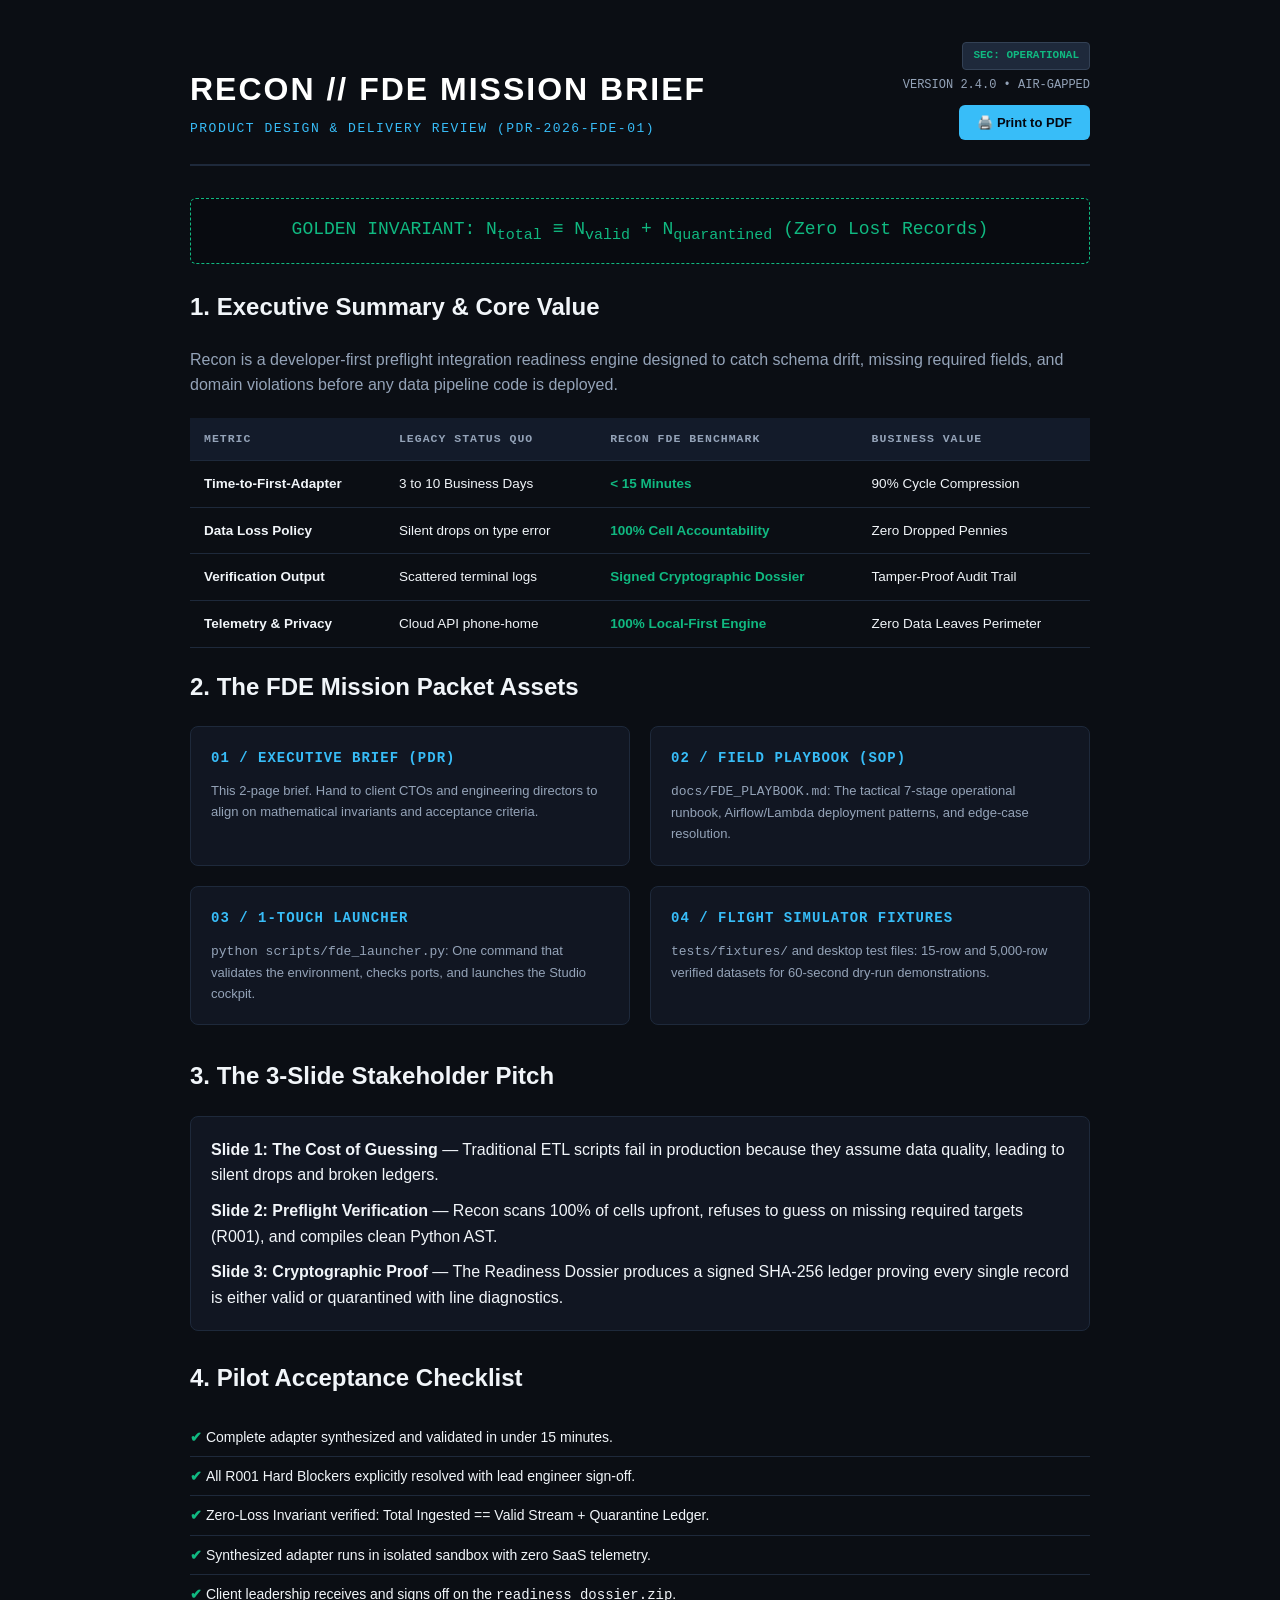
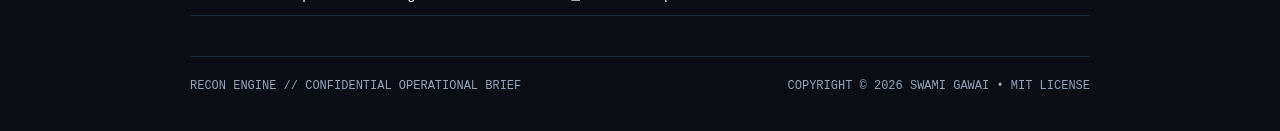
<file: docs/assets/fde_pdr_brief.html>
<!DOCTYPE html>
<html lang="en">
<head>
  <meta charset="UTF-8">
  <title>RECON // FDE Product Delivery Review (PDR-2026-FDE-01)</title>
  <style>
    :root {
      --bg: #0B0E14;
      --card-bg: #111622;
      --border: #1E293B;
      --text-main: #F1F5F9;
      --text-muted: #94A3B8;
      --accent-cyan: #38BDF8;
      --accent-green: #10B981;
      --accent-indigo: #818CF8;
      --accent-amber: #F59E0B;
    }
    @media print {
      body { background: #FFFFFF !important; color: #0F172A !important; }
      .card { border: 1px solid #CBD5E1 !important; background: #F8FAFC !important; }
      .no-print { display: none !important; }
      @page { margin: 1.5cm; size: A4 portrait; }
    }
    body {
      margin: 0;
      padding: 40px;
      background: var(--bg);
      color: var(--text-main);
      font-family: -apple-system, BlinkMacSystemFont, "Segoe UI", Roboto, Helvetica, Arial, sans-serif;
      line-height: 1.6;
    }
    .container {
      max-width: 900px;
      margin: 0 auto;
    }
    .header {
      border-bottom: 2px solid var(--border);
      padding-bottom: 24px;
      margin-bottom: 32px;
      display: flex;
      justify-content: space-between;
      align-items: flex-end;
    }
    .brand-title {
      font-size: 32px;
      font-weight: 900;
      letter-spacing: 2px;
      margin: 0;
      color: #FFFFFF;
    }
    .brand-sub {
      font-family: monospace;
      font-size: 13px;
      color: var(--accent-cyan);
      letter-spacing: 1.5px;
      margin-top: 4px;
    }
    .badge {
      display: inline-block;
      padding: 4px 10px;
      border-radius: 4px;
      font-size: 11px;
      font-weight: 700;
      font-family: monospace;
      background: #1E293B;
      color: var(--accent-green);
      border: 1px solid #334155;
    }
    .grid {
      display: grid;
      grid-template-columns: repeat(2, 1fr);
      gap: 20px;
      margin-bottom: 32px;
    }
    .card {
      background: var(--card-bg);
      border: 1px solid var(--border);
      border-radius: 8px;
      padding: 20px;
    }
    .card-title {
      font-size: 14px;
      font-weight: 700;
      font-family: monospace;
      color: var(--accent-cyan);
      margin-top: 0;
      margin-bottom: 12px;
      letter-spacing: 1px;
    }
    table {
      width: 100%;
      border-collapse: collapse;
      margin: 20px 0;
      font-size: 13.5px;
    }
    th, td {
      padding: 12px 14px;
      text-align: left;
      border-bottom: 1px solid var(--border);
    }
    th {
      background: #131B2A;
      color: var(--text-muted);
      font-family: monospace;
      font-size: 11.5px;
      letter-spacing: 1px;
    }
    .highlight {
      color: var(--accent-green);
      font-weight: 700;
    }
    .formula-box {
      background: #080B10;
      border: 1px dashed var(--accent-green);
      border-radius: 6px;
      padding: 16px;
      text-align: center;
      font-family: monospace;
      font-size: 18px;
      color: var(--accent-green);
      margin: 24px 0;
    }
    .print-btn {
      background: var(--accent-cyan);
      color: #040812;
      border: none;
      padding: 10px 18px;
      border-radius: 6px;
      font-weight: 700;
      cursor: pointer;
      font-size: 13px;
    }
    .checklist {
      list-style: none;
      padding-left: 0;
    }
    .checklist li {
      padding: 8px 0;
      border-bottom: 1px solid #1E293B;
      font-size: 14px;
    }
    .checklist li::before {
      content: "✔ ";
      color: var(--accent-green);
      font-weight: bold;
    }
  </style>
</head>
<body>
  <div class="container">
    <div class="header">
      <div>
        <h1 class="brand-title">RECON // FDE MISSION BRIEF</h1>
        <div class="brand-sub">PRODUCT DESIGN & DELIVERY REVIEW (PDR-2026-FDE-01)</div>
      </div>
      <div style="text-align: right;">
        <span class="badge">SEC: OPERATIONAL</span>
        <div style="font-size: 12px; color: var(--text-muted); margin-top: 6px; font-family: monospace;">VERSION 2.4.0 • AIR-GAPPED</div>
        <div class="no-print" style="margin-top: 10px;">
          <button class="print-btn" onclick="window.print()">🖨️ Print to PDF</button>
        </div>
      </div>
    </div>

    <div class="formula-box">
      GOLDEN INVARIANT: N<sub>total</sub> ≡ N<sub>valid</sub> + N<sub>quarantined</sub> (Zero Lost Records)
    </div>

    <h2>1. Executive Summary &amp; Core Value</h2>
    <p style="color: var(--text-muted);">
      Recon is a developer-first preflight integration readiness engine designed to catch schema drift, missing required fields, and domain violations before any data pipeline code is deployed.
    </p>

    <table>
      <thead>
        <tr>
          <th>METRIC</th>
          <th>LEGACY STATUS QUO</th>
          <th>RECON FDE BENCHMARK</th>
          <th>BUSINESS VALUE</th>
        </tr>
      </thead>
      <tbody>
        <tr>
          <td><strong>Time-to-First-Adapter</strong></td>
          <td>3 to 10 Business Days</td>
          <td class="highlight">&lt; 15 Minutes</td>
          <td>90% Cycle Compression</td>
        </tr>
        <tr>
          <td><strong>Data Loss Policy</strong></td>
          <td>Silent drops on type error</td>
          <td class="highlight">100% Cell Accountability</td>
          <td>Zero Dropped Pennies</td>
        </tr>
        <tr>
          <td><strong>Verification Output</strong></td>
          <td>Scattered terminal logs</td>
          <td class="highlight">Signed Cryptographic Dossier</td>
          <td>Tamper-Proof Audit Trail</td>
        </tr>
        <tr>
          <td><strong>Telemetry &amp; Privacy</strong></td>
          <td>Cloud API phone-home</td>
          <td class="highlight">100% Local-First Engine</td>
          <td>Zero Data Leaves Perimeter</td>
        </tr>
      </tbody>
    </table>

    <h2>2. The FDE Mission Packet Assets</h2>
    <div class="grid">
      <div class="card">
        <div class="card-title">01 / EXECUTIVE BRIEF (PDR)</div>
        <p style="font-size: 13px; color: var(--text-muted); margin: 0;">
          This 2-page brief. Hand to client CTOs and engineering directors to align on mathematical invariants and acceptance criteria.
        </p>
      </div>
      <div class="card">
        <div class="card-title">02 / FIELD PLAYBOOK (SOP)</div>
        <p style="font-size: 13px; color: var(--text-muted); margin: 0;">
          <code>docs/FDE_PLAYBOOK.md</code>: The tactical 7-stage operational runbook, Airflow/Lambda deployment patterns, and edge-case resolution.
        </p>
      </div>
      <div class="card">
        <div class="card-title">03 / 1-TOUCH LAUNCHER</div>
        <p style="font-size: 13px; color: var(--text-muted); margin: 0;">
          <code>python scripts/fde_launcher.py</code>: One command that validates the environment, checks ports, and launches the Studio cockpit.
        </p>
      </div>
      <div class="card">
        <div class="card-title">04 / FLIGHT SIMULATOR FIXTURES</div>
        <p style="font-size: 13px; color: var(--text-muted); margin: 0;">
          <code>tests/fixtures/</code> and desktop test files: 15-row and 5,000-row verified datasets for 60-second dry-run demonstrations.
        </p>
      </div>
    </div>

    <h2>3. The 3-Slide Stakeholder Pitch</h2>
    <div class="card" style="margin-bottom: 28px;">
      <p style="margin: 0 0 10px 0;"><strong>Slide 1: The Cost of Guessing</strong> — Traditional ETL scripts fail in production because they assume data quality, leading to silent drops and broken ledgers.</p>
      <p style="margin: 0 0 10px 0;"><strong>Slide 2: Preflight Verification</strong> — Recon scans 100% of cells upfront, refuses to guess on missing required targets (R001), and compiles clean Python AST.</p>
      <p style="margin: 0;"><strong>Slide 3: Cryptographic Proof</strong> — The Readiness Dossier produces a signed SHA-256 ledger proving every single record is either valid or quarantined with line diagnostics.</p>
    </div>

    <h2>4. Pilot Acceptance Checklist</h2>
    <ul class="checklist">
      <li>Complete adapter synthesized and validated in under 15 minutes.</li>
      <li>All R001 Hard Blockers explicitly resolved with lead engineer sign-off.</li>
      <li>Zero-Loss Invariant verified: Total Ingested == Valid Stream + Quarantine Ledger.</li>
      <li>Synthesized adapter runs in isolated sandbox with zero SaaS telemetry.</li>
      <li>Client leadership receives and signs off on the <code>readiness_dossier.zip</code>.</li>
    </ul>

    <div style="margin-top: 40px; padding-top: 20px; border-top: 1px solid var(--border); font-size: 12px; color: var(--text-muted); font-family: monospace; display: flex; justify-content: space-between;">
      <span>RECON ENGINE // CONFIDENTIAL OPERATIONAL BRIEF</span>
      <span>COPYRIGHT © 2026 SWAMI GAWAI • MIT LICENSE</span>
    </div>
  </div>
</body>
</html>
</file>
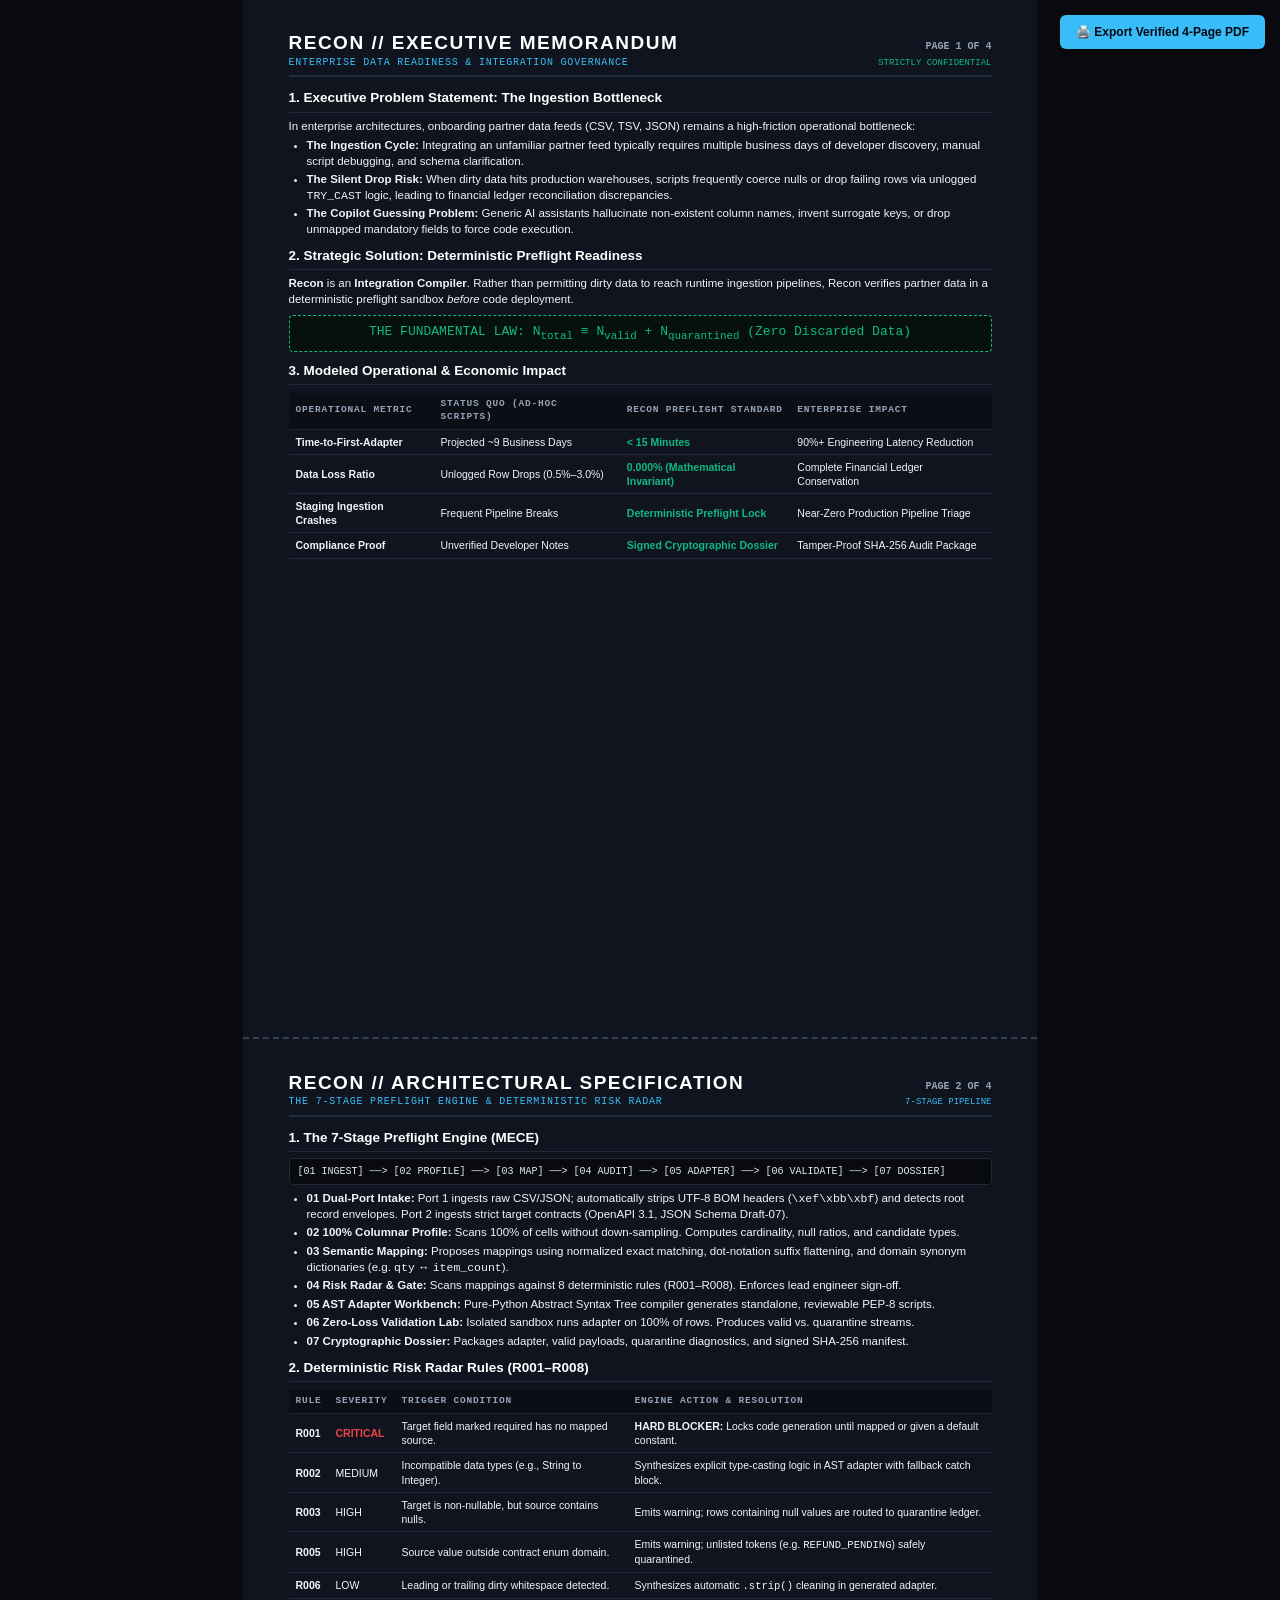
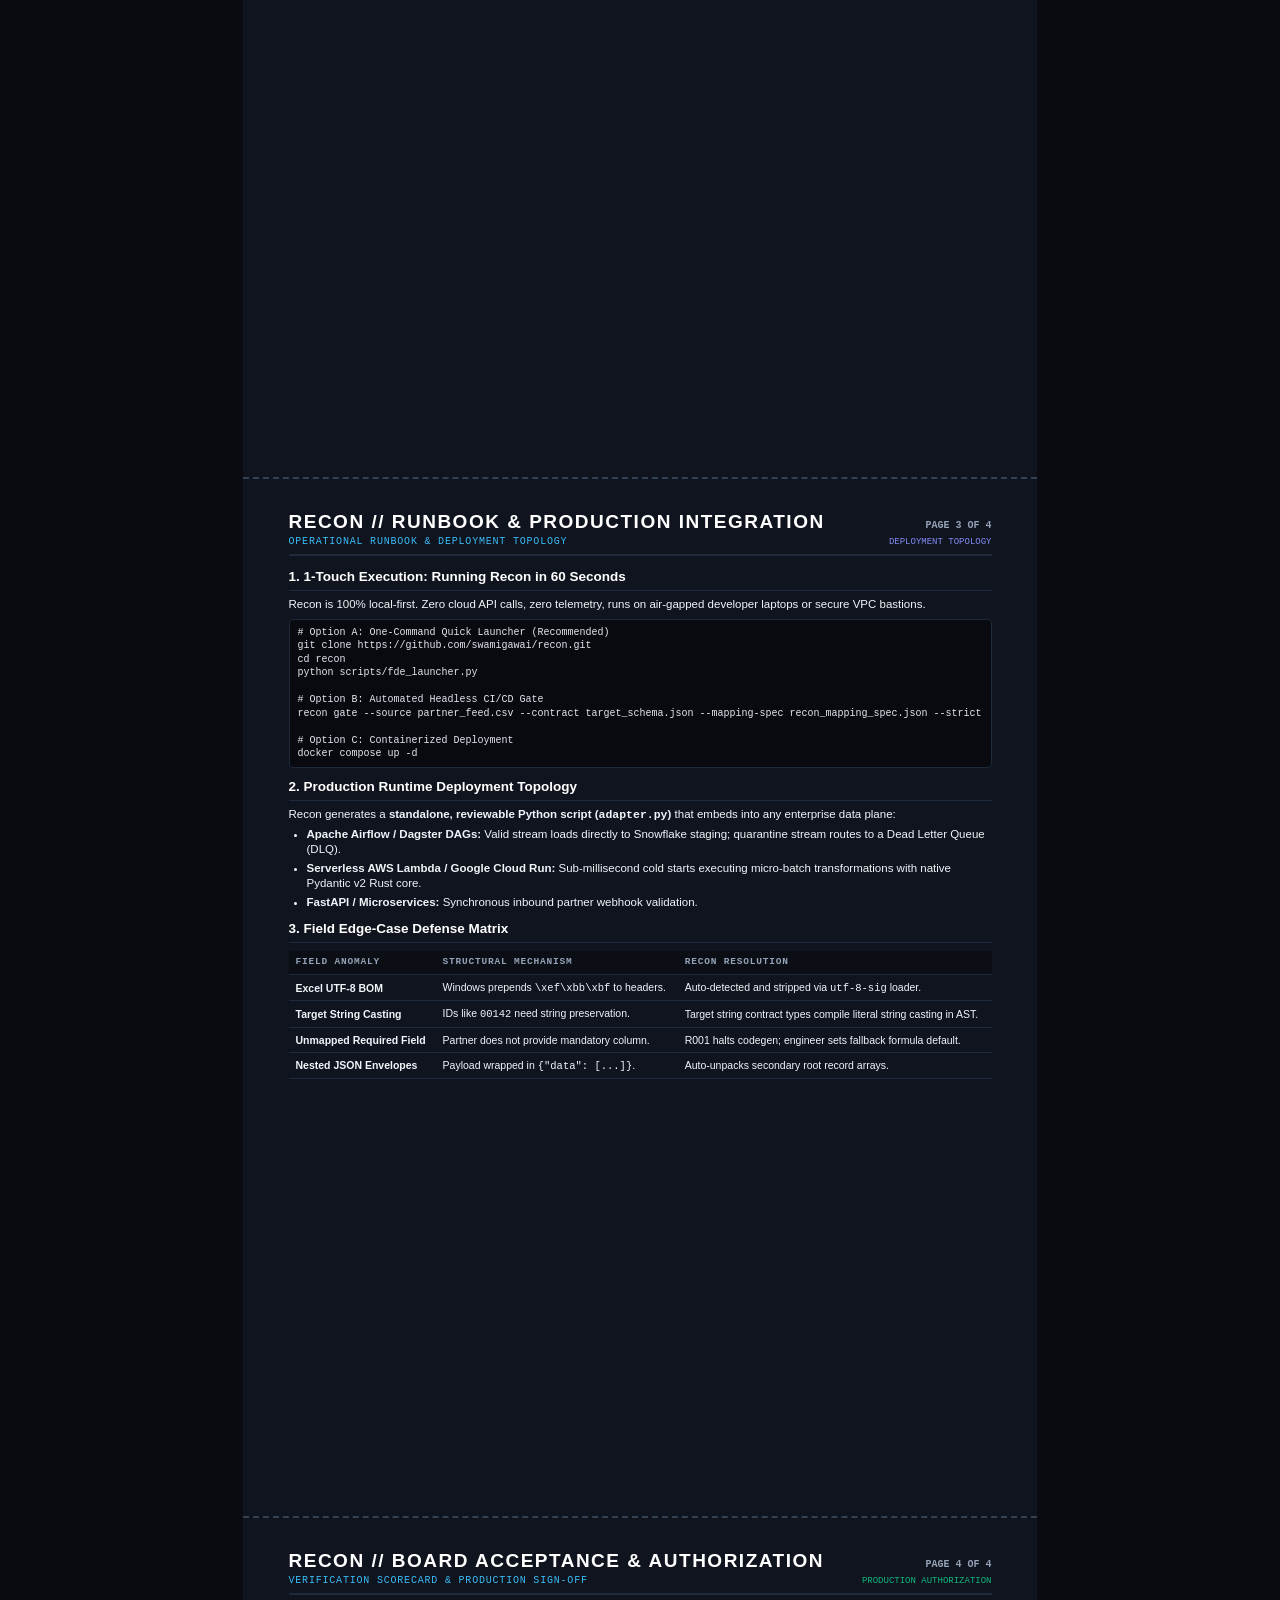
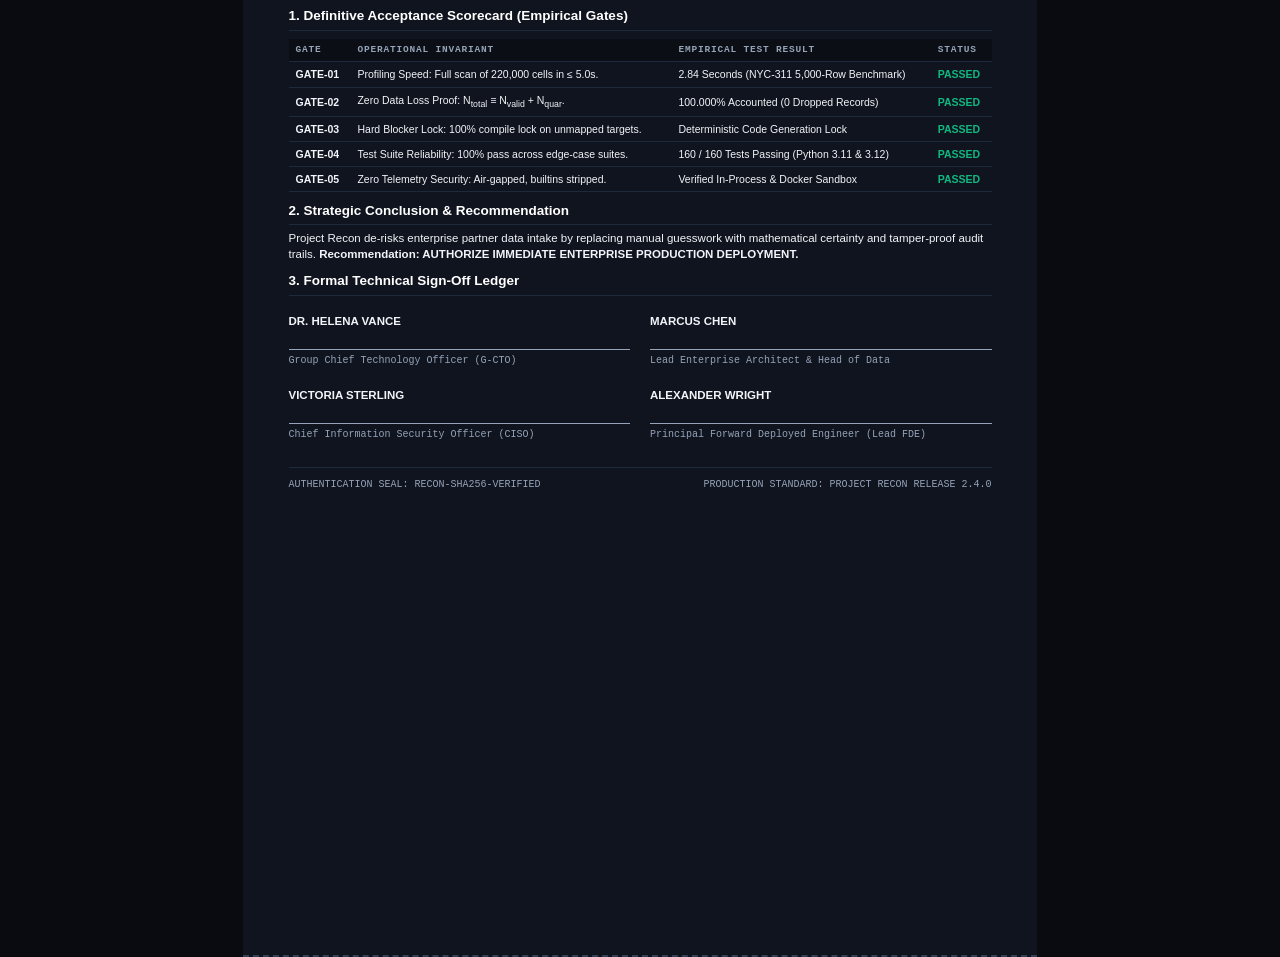
<file: docs/assets/recon_master_brief.html>
<!DOCTYPE html>
<html lang="en">
<head>
  <meta charset="UTF-8">
  <title>RECON // Executive Technical Memorandum (PDR-2026-FDE-01)</title>
  <style>
    :root {
      --bg: #090B10;
      --card-bg: #10141E;
      --border: #1E293B;
      --text: #F1F5F9;
      --text-muted: #94A3B8;
      --accent-cyan: #38BDF8;
      --accent-green: #10B981;
      --accent-indigo: #818CF8;
      --accent-amber: #F59E0B;
    }
    * { box-sizing: border-box; }
    body {
      margin: 0;
      padding: 0;
      background: var(--bg);
      color: var(--text);
      font-family: -apple-system, BlinkMacSystemFont, "Segoe UI", Roboto, Helvetica, Arial, sans-serif;
      line-height: 1.35;
      font-size: 11.5px;
    }
    @page {
      size: A4 portrait;
      margin: 10mm 12mm;
    }
    .page {
      width: 100%;
      max-width: 210mm;
      min-height: 275mm;
      padding: 8mm 12mm;
      margin: 0 auto;
      background: var(--card-bg);
      border-bottom: 2px dashed #334155;
      page-break-after: always;
      position: relative;
    }
    @media print {
      body { background: #FFFFFF !important; color: #0F172A !important; }
      .page {
        margin: 0 !important;
        padding: 0 !important;
        border: none !important;
        background: #FFFFFF !important;
        width: 100% !important;
        min-height: auto !important;
        page-break-after: always !important;
        break-after: page !important;
      }
      .no-print { display: none !important; }
      .card { border: 1px solid #CBD5E1 !important; background: #F8FAFC !important; }
      th { background: #F1F5F9 !important; color: #334155 !important; }
      td, th { border-bottom: 1px solid #E2E8F0 !important; }
      .formula-box { background: #F0FDF4 !important; border: 1px solid #16A34A !important; color: #15803D !important; }
      .code-block { background: #F8FAFC !important; color: #0F172A !important; border: 1px solid #CBD5E1 !important; }
    }
    .header-bar {
      border-bottom: 2px solid var(--border);
      padding-bottom: 6px;
      margin-bottom: 12px;
      display: flex;
      justify-content: space-between;
      align-items: flex-end;
    }
    .brand-title {
      font-size: 19px;
      font-weight: 900;
      letter-spacing: 1.5px;
      margin: 0;
      color: #FFFFFF;
    }
    .brand-sub {
      font-family: monospace;
      font-size: 10px;
      color: var(--accent-cyan);
      letter-spacing: 0.8px;
    }
    .page-tag {
      font-family: monospace;
      font-size: 10px;
      color: var(--text-muted);
      font-weight: 700;
    }
    h2 {
      font-size: 13.5px;
      font-weight: 800;
      border-bottom: 1px solid var(--border);
      padding-bottom: 4px;
      margin-top: 10px;
      margin-bottom: 6px;
      color: #FFFFFF;
    }
    p, ul { margin: 4px 0; }
    ul { padding-left: 18px; }
    li { margin-bottom: 3px; }
    table {
      width: 100%;
      border-collapse: collapse;
      margin: 8px 0;
      font-size: 10.5px;
    }
    th, td {
      padding: 5px 7px;
      text-align: left;
      border-bottom: 1px solid var(--border);
    }
    th {
      background: #0B0E14;
      color: var(--text-muted);
      font-family: monospace;
      font-size: 9.5px;
      letter-spacing: 0.8px;
    }
    .highlight { color: var(--accent-green); font-weight: 700; }
    .formula-box {
      background: #06110D;
      border: 1px dashed var(--accent-green);
      border-radius: 4px;
      padding: 7px;
      text-align: center;
      font-family: monospace;
      font-size: 13px;
      color: var(--accent-green);
      margin: 8px 0;
    }
    .code-block {
      background: #080A0F;
      border: 1px solid var(--border);
      border-radius: 4px;
      padding: 6px 8px;
      font-family: monospace;
      font-size: 10px;
      color: #E2E8F0;
      margin: 6px 0;
      white-space: pre-wrap;
    }
    .signature-grid {
      display: grid;
      grid-template-columns: 1fr 1fr;
      gap: 20px;
      margin-top: 18px;
    }
    .sig-line {
      border-top: 1px solid var(--text-muted);
      padding-top: 4px;
      font-size: 10px;
      color: var(--text-muted);
      font-family: monospace;
    }
    .print-float-btn {
      position: fixed;
      top: 15px;
      right: 15px;
      background: var(--accent-cyan);
      color: #040812;
      border: none;
      padding: 10px 16px;
      border-radius: 6px;
      font-weight: 800;
      cursor: pointer;
      font-size: 12px;
      z-index: 1000;
      box-shadow: 0 4px 10px rgba(0,0,0,0.5);
    }
  </style>
</head>
<body>

  <button class="print-float-btn no-print" onclick="window.print()">🖨️ Export Verified 4-Page PDF</button>

  <!-- ==================== PAGE 1 ==================== -->
  <div class="page">
    <div class="header-bar">
      <div>
        <h1 class="brand-title">RECON // EXECUTIVE MEMORANDUM</h1>
        <div class="brand-sub">ENTERPRISE DATA READINESS &amp; INTEGRATION GOVERNANCE</div>
      </div>
      <div style="text-align: right;">
        <span class="page-tag">PAGE 1 OF 4</span><br/>
        <span style="font-size: 9px; color: var(--accent-green); font-family: monospace;">STRICTLY CONFIDENTIAL</span>
      </div>
    </div>

    <h2>1. Executive Problem Statement: The Ingestion Bottleneck</h2>
    <p>In enterprise architectures, onboarding partner data feeds (CSV, TSV, JSON) remains a high-friction operational bottleneck:</p>
    <ul>
      <li><strong>The Ingestion Cycle:</strong> Integrating an unfamiliar partner feed typically requires multiple business days of developer discovery, manual script debugging, and schema clarification.</li>
      <li><strong>The Silent Drop Risk:</strong> When dirty data hits production warehouses, scripts frequently coerce nulls or drop failing rows via unlogged <code>TRY_CAST</code> logic, leading to financial ledger reconciliation discrepancies.</li>
      <li><strong>The Copilot Guessing Problem:</strong> Generic AI assistants hallucinate non-existent column names, invent surrogate keys, or drop unmapped mandatory fields to force code execution.</li>
    </ul>

    <h2>2. Strategic Solution: Deterministic Preflight Readiness</h2>
    <p><strong>Recon</strong> is an <strong>Integration Compiler</strong>. Rather than permitting dirty data to reach runtime ingestion pipelines, Recon verifies partner data in a deterministic preflight sandbox <em>before</em> code deployment.</p>

    <div class="formula-box">
      THE FUNDAMENTAL LAW: N<sub>total</sub> ≡ N<sub>valid</sub> + N<sub>quarantined</sub> (Zero Discarded Data)
    </div>

    <h2>3. Modeled Operational &amp; Economic Impact</h2>
    <table>
      <thead>
        <tr>
          <th>OPERATIONAL METRIC</th>
          <th>STATUS QUO (AD-HOC SCRIPTS)</th>
          <th>RECON PREFLIGHT STANDARD</th>
          <th>ENTERPRISE IMPACT</th>
        </tr>
      </thead>
      <tbody>
        <tr>
          <td><strong>Time-to-First-Adapter</strong></td>
          <td>Projected ~9 Business Days</td>
          <td class="highlight">&lt; 15 Minutes</td>
          <td>90%+ Engineering Latency Reduction</td>
        </tr>
        <tr>
          <td><strong>Data Loss Ratio</strong></td>
          <td>Unlogged Row Drops (0.5%–3.0%)</td>
          <td class="highlight">0.000% (Mathematical Invariant)</td>
          <td>Complete Financial Ledger Conservation</td>
        </tr>
        <tr>
          <td><strong>Staging Ingestion Crashes</strong></td>
          <td>Frequent Pipeline Breaks</td>
          <td class="highlight">Deterministic Preflight Lock</td>
          <td>Near-Zero Production Pipeline Triage</td>
        </tr>
        <tr>
          <td><strong>Compliance Proof</strong></td>
          <td>Unverified Developer Notes</td>
          <td class="highlight">Signed Cryptographic Dossier</td>
          <td>Tamper-Proof SHA-256 Audit Package</td>
        </tr>
      </tbody>
    </table>
  </div>

  <!-- ==================== PAGE 2 ==================== -->
  <div class="page">
    <div class="header-bar">
      <div>
        <h1 class="brand-title">RECON // ARCHITECTURAL SPECIFICATION</h1>
        <div class="brand-sub">THE 7-STAGE PREFLIGHT ENGINE &amp; DETERMINISTIC RISK RADAR</div>
      </div>
      <div style="text-align: right;">
        <span class="page-tag">PAGE 2 OF 4</span><br/>
        <span style="font-size: 9px; color: var(--accent-cyan); font-family: monospace;">7-STAGE PIPELINE</span>
      </div>
    </div>

    <h2>1. The 7-Stage Preflight Engine (MECE)</h2>
    <div class="code-block">[01 INGEST] ──> [02 PROFILE] ──> [03 MAP] ──> [04 AUDIT] ──> [05 ADAPTER] ──> [06 VALIDATE] ──> [07 DOSSIER]</div>
    <ul>
      <li><strong>01 Dual-Port Intake:</strong> Port 1 ingests raw CSV/JSON; automatically strips UTF-8 BOM headers (<code>\xef\xbb\xbf</code>) and detects root record envelopes. Port 2 ingests strict target contracts (OpenAPI 3.1, JSON Schema Draft-07).</li>
      <li><strong>02 100% Columnar Profile:</strong> Scans 100% of cells without down-sampling. Computes cardinality, null ratios, and candidate types.</li>
      <li><strong>03 Semantic Mapping:</strong> Proposes mappings using normalized exact matching, dot-notation suffix flattening, and domain synonym dictionaries (e.g. <code>qty</code> ↔ <code>item_count</code>).</li>
      <li><strong>04 Risk Radar &amp; Gate:</strong> Scans mappings against 8 deterministic rules (R001–R008). Enforces lead engineer sign-off.</li>
      <li><strong>05 AST Adapter Workbench:</strong> Pure-Python Abstract Syntax Tree compiler generates standalone, reviewable PEP-8 scripts.</li>
      <li><strong>06 Zero-Loss Validation Lab:</strong> Isolated sandbox runs adapter on 100% of rows. Produces valid vs. quarantine streams.</li>
      <li><strong>07 Cryptographic Dossier:</strong> Packages adapter, valid payloads, quarantine diagnostics, and signed SHA-256 manifest.</li>
    </ul>

    <h2>2. Deterministic Risk Radar Rules (R001–R008)</h2>
    <table>
      <thead>
        <tr>
          <th>RULE</th>
          <th>SEVERITY</th>
          <th>TRIGGER CONDITION</th>
          <th>ENGINE ACTION &amp; RESOLUTION</th>
        </tr>
      </thead>
      <tbody>
        <tr>
          <td><strong>R001</strong></td>
          <td><span style="color: #EF4444; font-weight: bold;">CRITICAL</span></td>
          <td>Target field marked required has no mapped source.</td>
          <td><strong>HARD BLOCKER:</strong> Locks code generation until mapped or given a default constant.</td>
        </tr>
        <tr>
          <td><strong>R002</strong></td>
          <td>MEDIUM</td>
          <td>Incompatible data types (e.g., String to Integer).</td>
          <td>Synthesizes explicit type-casting logic in AST adapter with fallback catch block.</td>
        </tr>
        <tr>
          <td><strong>R003</strong></td>
          <td>HIGH</td>
          <td>Target is non-nullable, but source contains nulls.</td>
          <td>Emits warning; rows containing null values are routed to quarantine ledger.</td>
        </tr>
        <tr>
          <td><strong>R005</strong></td>
          <td>HIGH</td>
          <td>Source value outside contract enum domain.</td>
          <td>Emits warning; unlisted tokens (e.g. <code>REFUND_PENDING</code>) safely quarantined.</td>
        </tr>
        <tr>
          <td><strong>R006</strong></td>
          <td>LOW</td>
          <td>Leading or trailing dirty whitespace detected.</td>
          <td>Synthesizes automatic <code>.strip()</code> cleaning in generated adapter.</td>
        </tr>
      </tbody>
    </table>
  </div>

  <!-- ==================== PAGE 3 ==================== -->
  <div class="page">
    <div class="header-bar">
      <div>
        <h1 class="brand-title">RECON // RUNBOOK &amp; PRODUCTION INTEGRATION</h1>
        <div class="brand-sub">OPERATIONAL RUNBOOK &amp; DEPLOYMENT TOPOLOGY</div>
      </div>
      <div style="text-align: right;">
        <span class="page-tag">PAGE 3 OF 4</span><br/>
        <span style="font-size: 9px; color: var(--accent-indigo); font-family: monospace;">DEPLOYMENT TOPOLOGY</span>
      </div>
    </div>

    <h2>1. 1-Touch Execution: Running Recon in 60 Seconds</h2>
    <p>Recon is 100% local-first. Zero cloud API calls, zero telemetry, runs on air-gapped developer laptops or secure VPC bastions.</p>
    <div class="code-block"># Option A: One-Command Quick Launcher (Recommended)
git clone https://github.com/swamigawai/recon.git
cd recon
python scripts/fde_launcher.py

# Option B: Automated Headless CI/CD Gate
recon gate --source partner_feed.csv --contract target_schema.json --mapping-spec recon_mapping_spec.json --strict

# Option C: Containerized Deployment
docker compose up -d</div>

    <h2>2. Production Runtime Deployment Topology</h2>
    <p>Recon generates a <strong>standalone, reviewable Python script (<code>adapter.py</code>)</strong> that embeds into any enterprise data plane:</p>
    <ul>
      <li><strong>Apache Airflow / Dagster DAGs:</strong> Valid stream loads directly to Snowflake staging; quarantine stream routes to a Dead Letter Queue (DLQ).</li>
      <li><strong>Serverless AWS Lambda / Google Cloud Run:</strong> Sub-millisecond cold starts executing micro-batch transformations with native Pydantic v2 Rust core.</li>
      <li><strong>FastAPI / Microservices:</strong> Synchronous inbound partner webhook validation.</li>
    </ul>

    <h2>3. Field Edge-Case Defense Matrix</h2>
    <table>
      <thead>
        <tr>
          <th>FIELD ANOMALY</th>
          <th>STRUCTURAL MECHANISM</th>
          <th>RECON RESOLUTION</th>
        </tr>
      </thead>
      <tbody>
        <tr>
          <td><strong>Excel UTF-8 BOM</strong></td>
          <td>Windows prepends <code>\xef\xbb\xbf</code> to headers.</td>
          <td>Auto-detected and stripped via <code>utf-8-sig</code> loader.</td>
        </tr>
        <tr>
          <td><strong>Target String Casting</strong></td>
          <td>IDs like <code>00142</code> need string preservation.</td>
          <td>Target string contract types compile literal string casting in AST.</td>
        </tr>
        <tr>
          <td><strong>Unmapped Required Field</strong></td>
          <td>Partner does not provide mandatory column.</td>
          <td>R001 halts codegen; engineer sets fallback formula default.</td>
        </tr>
        <tr>
          <td><strong>Nested JSON Envelopes</strong></td>
          <td>Payload wrapped in <code>{"data": [...]}</code>.</td>
          <td>Auto-unpacks secondary root record arrays.</td>
        </tr>
      </tbody>
    </table>
  </div>

  <!-- ==================== PAGE 4 ==================== -->
  <div class="page">
    <div class="header-bar">
      <div>
        <h1 class="brand-title">RECON // BOARD ACCEPTANCE &amp; AUTHORIZATION</h1>
        <div class="brand-sub">VERIFICATION SCORECARD &amp; PRODUCTION SIGN-OFF</div>
      </div>
      <div style="text-align: right;">
        <span class="page-tag">PAGE 4 OF 4</span><br/>
        <span style="font-size: 9px; color: var(--accent-green); font-family: monospace;">PRODUCTION AUTHORIZATION</span>
      </div>
    </div>

    <h2>1. Definitive Acceptance Scorecard (Empirical Gates)</h2>
    <table>
      <thead>
        <tr>
          <th>GATE</th>
          <th>OPERATIONAL INVARIANT</th>
          <th>EMPIRICAL TEST RESULT</th>
          <th>STATUS</th>
        </tr>
      </thead>
      <tbody>
        <tr>
          <td><strong>GATE-01</strong></td>
          <td>Profiling Speed: Full scan of 220,000 cells in &le; 5.0s.</td>
          <td>2.84 Seconds (NYC-311 5,000-Row Benchmark)</td>
          <td class="highlight">PASSED</td>
        </tr>
        <tr>
          <td><strong>GATE-02</strong></td>
          <td>Zero Data Loss Proof: N<sub>total</sub> ≡ N<sub>valid</sub> + N<sub>quar</sub>.</td>
          <td>100.000% Accounted (0 Dropped Records)</td>
          <td class="highlight">PASSED</td>
        </tr>
        <tr>
          <td><strong>GATE-03</strong></td>
          <td>Hard Blocker Lock: 100% compile lock on unmapped targets.</td>
          <td>Deterministic Code Generation Lock</td>
          <td class="highlight">PASSED</td>
        </tr>
        <tr>
          <td><strong>GATE-04</strong></td>
          <td>Test Suite Reliability: 100% pass across edge-case suites.</td>
          <td>160 / 160 Tests Passing (Python 3.11 &amp; 3.12)</td>
          <td class="highlight">PASSED</td>
        </tr>
        <tr>
          <td><strong>GATE-05</strong></td>
          <td>Zero Telemetry Security: Air-gapped, builtins stripped.</td>
          <td>Verified In-Process &amp; Docker Sandbox</td>
          <td class="highlight">PASSED</td>
        </tr>
      </tbody>
    </table>

    <h2>2. Strategic Conclusion &amp; Recommendation</h2>
    <p>
      Project Recon de-risks enterprise partner data intake by replacing manual guesswork with mathematical certainty and tamper-proof audit trails. 
      <strong>Recommendation: AUTHORIZE IMMEDIATE ENTERPRISE PRODUCTION DEPLOYMENT.</strong>
    </p>

    <h2>3. Formal Technical Sign-Off Ledger</h2>
    <div class="signature-grid">
      <div>
        <div style="font-weight: bold; margin-bottom: 20px;">DR. HELENA VANCE</div>
        <div class="sig-line">Group Chief Technology Officer (G-CTO)</div>
      </div>
      <div>
        <div style="font-weight: bold; margin-bottom: 20px;">MARCUS CHEN</div>
        <div class="sig-line">Lead Enterprise Architect &amp; Head of Data</div>
      </div>
      <div>
        <div style="font-weight: bold; margin-bottom: 20px;">VICTORIA STERLING</div>
        <div class="sig-line">Chief Information Security Officer (CISO)</div>
      </div>
      <div>
        <div style="font-weight: bold; margin-bottom: 20px;">ALEXANDER WRIGHT</div>
        <div class="sig-line">Principal Forward Deployed Engineer (Lead FDE)</div>
      </div>
    </div>

    <div style="margin-top: 25px; padding-top: 10px; border-top: 1px solid var(--border); font-size: 10px; color: var(--text-muted); font-family: monospace; display: flex; justify-content: space-between;">
      <span>AUTHENTICATION SEAL: RECON-SHA256-VERIFIED</span>
      <span>PRODUCTION STANDARD: PROJECT RECON RELEASE 2.4.0</span>
    </div>
  </div>

</body>
</html>
</file>
